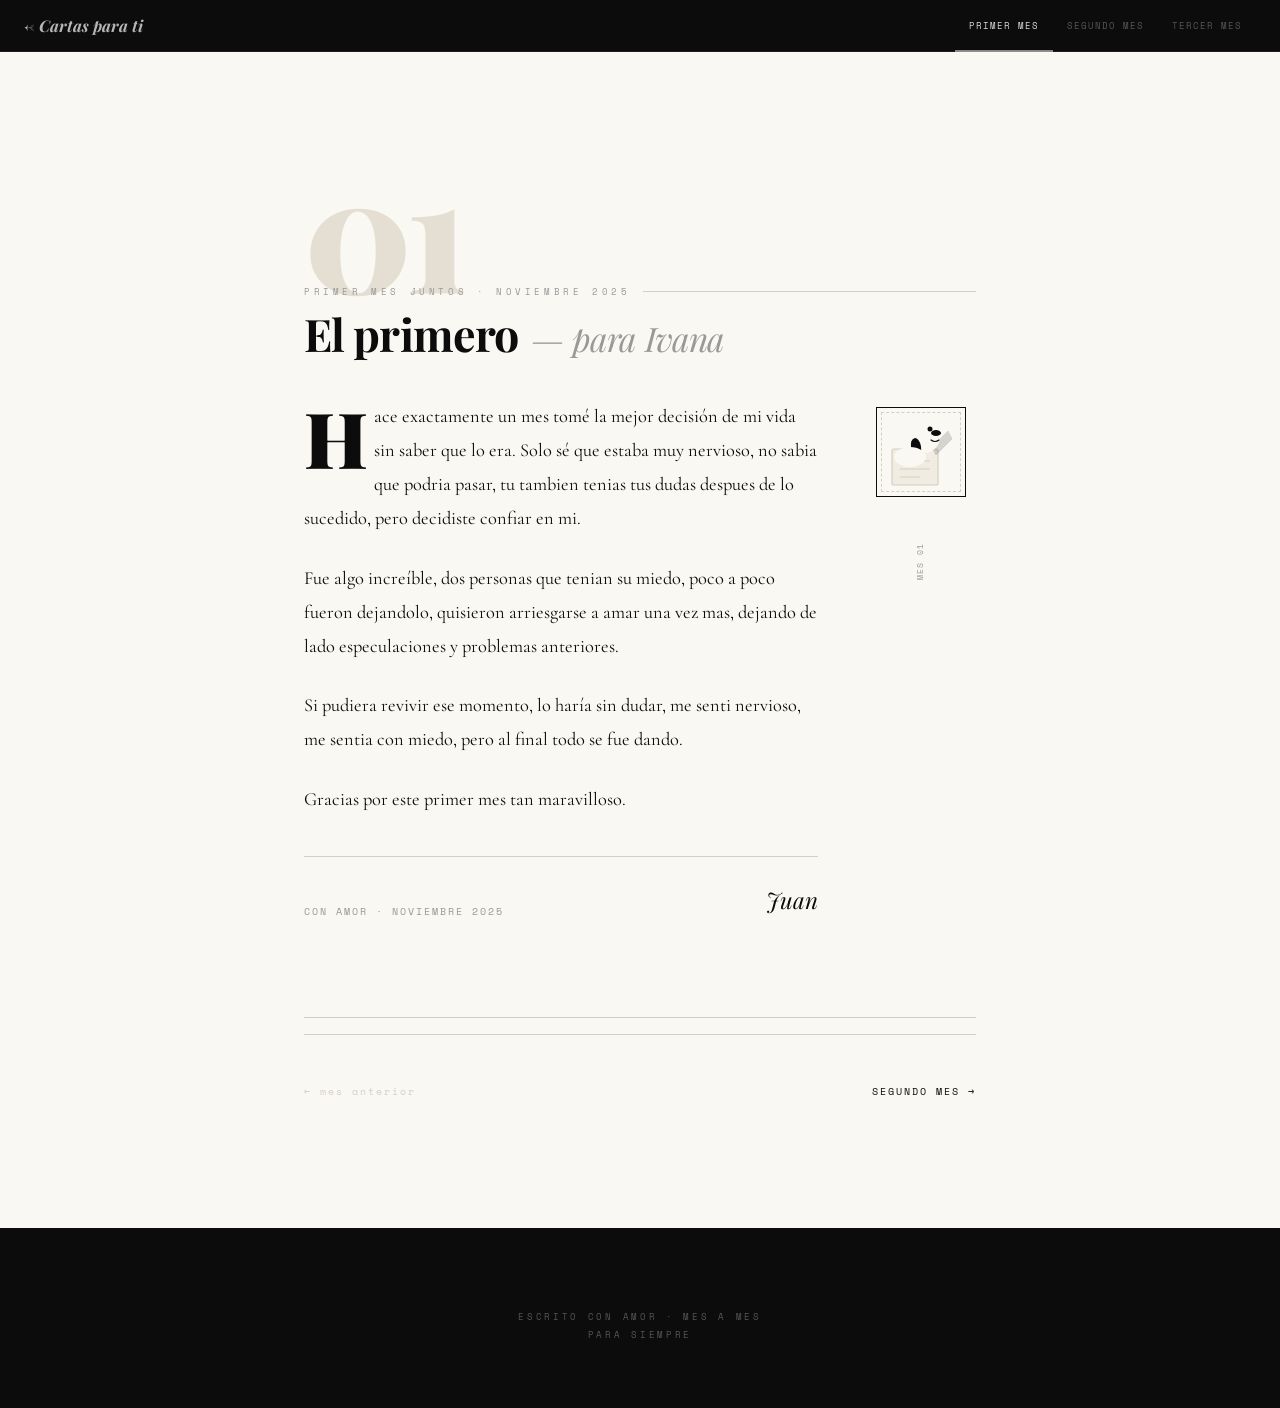
<file: component/Meses/mes-01.html>
<!DOCTYPE html>
<html lang="es">
<head>
  <meta charset="UTF-8"/>
  <meta name="viewport" content="width=device-width, initial-scale=1.0"/>
  <title>Mes 01 · Cartas para ti</title>
  <link rel="preconnect" href="https://fonts.googleapis.com"/>
  <link href="https://fonts.googleapis.com/css2?family=Playfair+Display:ital,wght@0,400;0,700;0,900;1,400;1,700&family=Cormorant+Garamond:ital,wght@0,300;0,400;0,600;1,300;1,400;1,600&family=Space+Mono:ital,wght@0,400;0,700;1,400&display=swap" rel="stylesheet"/>

  <!-- SCSS compilado por Live Sass Compiler -->
  <link rel="stylesheet" href="../global/global.css"/>
  <link rel="stylesheet" href="../global/carta.css"/>
</head>
<body>

<!-- ═══ NAV ═══ -->
<nav>
  <a href="../inicio/index.html" class="nav-brand">← Cartas para ti</a>
  <ul class="nav-months">
    <li><a href="mes-01.html" class="active">Primer mes</a></li>
    <li><a href="mes-02.html">Segundo mes</a></li>
    <li><a href="mes-03.html">Tercer mes</a></li>
    <!-- Agrega aquí los meses nuevos -->
  </ul>
</nav>

<!-- ═══ CARTA ═══ -->
<main>
  <article class="carta visible" id="mes-1">

    <p class="mes-numero">01</p>
    <p class="mes-label">Primer mes juntos · Noviembre 2025</p>
    <h2 class="mes-titulo" >El primero <em>— para Ivana</em></h2>


    <div class="carta-inner">
      <div>
        <div class="carta-texto">

          <!-- ✏️ ESCRIBE TU CARTA AQUÍ -->
          <p>Hace exactamente un mes tomé la mejor decisión de mi vida sin saber que lo era. Solo sé que estaba muy nervioso, no sabia que podria pasar, tu tambien tenias tus dudas despues de lo sucedido, pero decidiste confiar en mi.</p>

          <p>Fue algo increíble, dos personas que tenian su miedo, poco a poco fueron dejandolo, quisieron arriesgarse a amar una vez mas, dejando de lado especulaciones y problemas anteriores.</p>

          <p>Si pudiera revivir ese momento, lo haría sin dudar, me senti nervioso, me sentia con miedo, pero al final todo se fue dando.</p>

          <p>Gracias por este primer mes tan maravilloso.</p>

        </div>

        <div class="firma">
          <span class="firma-fecha">Con amor · Noviembre 2025</span>
          <span class="firma-nombre" id="firma-nombre"></span>
        </div>
      </div>

      <!-- Snoopy lateral — el JS inyecta el correcto -->
      <div class="snoopy-col">
        <div class="snoopy-stamp" id="snoopy-stamp"></div>
        <span class="snoopy-note">mes 01</span>
      </div>
    </div>

  </article>

  <!-- Navegación entre cartas -->
  <div style="display:flex;justify-content:space-between;padding:3rem 0;border-top:1px solid var(--light);margin-top:1rem;">
    <span style="color:var(--light);font-family:'Space Mono',monospace;font-size:10px;letter-spacing:0.2em;">← mes anterior</span>
    <a href="mes-02.html" style="font-family:'Space Mono',monospace;font-size:10px;letter-spacing:0.2em;text-transform:uppercase;color:var(--ink);text-decoration:none;">Segundo mes →</a>
  </div>
</main>

<!-- ═══ FOOTER ═══ -->
<footer>
  <p>escrito con amor · mes a mes<br/>para siempre</p>
</footer>

<button id="btn-top" onclick="window.scrollTo({top:0,behavior:'smooth'})">↑</button>

<script src="../global/snopyy.js"></script>
<script>
  // Inyecta el Snoopy del mes 1 (índice 0)
  document.getElementById('snoopy-stamp').innerHTML = window.SNOOPYS[0];

  window.addEventListener('scroll', () => {
    document.getElementById('btn-top').classList.toggle('show', window.scrollY > 300);
  });
</script>

<script src="../js/global.js"></script>
<script>
  document.getElementById("firma-nombre").textContent = FIRMA;
</script>
<script>
  document.getElementById("nombre").textContent = NOMBRE;
</script>

</body>
</html>
</file>
<file: component/global/global.css>
:root {
  --ink: #0c0c0c;
  --paper: #faf8f3;
  --paper2: #f0ece1;
  --paper3: #e4dfd2;
  --gray: #999;
  --light: #d5cfc3;
}

*, *::before, *::after {
  box-sizing: border-box;
  margin: 0;
  padding: 0;
}

html {
  scroll-behavior: smooth;
}

body {
  background: var(--paper);
  color: var(--ink);
  font-family: "Cormorant Garamond", Georgia, serif;
  font-size: 20px;
  line-height: 1.75;
  min-height: 100vh;
}

nav {
  position: sticky;
  top: 0;
  z-index: 50;
  background: var(--ink);
  height: 52px;
  display: flex;
  align-items: center;
  justify-content: space-between;
  padding: 0 1.5rem;
  border-bottom: 1px solid rgba(255, 255, 255, 0.08);
}
nav .nav-brand {
  font-family: "Playfair Display", serif;
  font-weight: 700;
  font-style: italic;
  font-size: 1rem;
  color: rgba(255, 255, 255, 0.7);
  text-decoration: none;
  flex-shrink: 0;
}
nav .nav-months {
  display: flex;
  list-style: none;
  overflow-x: auto;
  max-width: 75%;
  scrollbar-width: none;
}
nav .nav-months::-webkit-scrollbar {
  display: none;
}
nav .nav-months a {
  display: block;
  padding: 0 0.85rem;
  height: 52px;
  line-height: 52px;
  font-family: "Space Mono", monospace;
  font-size: 9px;
  letter-spacing: 0.12em;
  text-transform: uppercase;
  color: rgba(255, 255, 255, 0.3);
  text-decoration: none;
  white-space: nowrap;
  transition: color 0.2s;
  border-bottom: 2px solid transparent;
}
nav .nav-months a:hover {
  color: rgba(255, 255, 255, 0.7);
}
nav .nav-months a.active {
  color: rgba(255, 255, 255, 0.85);
  border-bottom-color: rgba(255, 255, 255, 0.5);
}

footer {
  text-align: center;
  padding: 5rem 2rem 4rem;
  background: var(--ink);
  color: rgba(255, 255, 255, 0.3);
  margin-top: 5rem;
}
footer svg {
  margin-bottom: 1.5rem;
  opacity: 0.7;
}
footer p {
  font-family: "Space Mono", monospace;
  font-size: 9px;
  letter-spacing: 0.3em;
  text-transform: uppercase;
  line-height: 2;
}

#btn-top {
  position: fixed;
  bottom: 1.5rem;
  right: 1.5rem;
  width: 40px;
  height: 40px;
  background: var(--ink);
  color: var(--paper);
  border: none;
  font-size: 1rem;
  cursor: pointer;
  opacity: 0;
  pointer-events: none;
  transition: opacity 0.3s;
  z-index: 99;
  display: flex;
  align-items: center;
  justify-content: center;
}
#btn-top.show {
  opacity: 1;
  pointer-events: all;
}/*# sourceMappingURL=global.css.map */
</file>
<file: component/global/carta.css>
main {
  max-width: 720px;
  margin: 0 auto;
  padding: 0 1.5rem;
}

.carta {
  padding: 6rem 0;
  border-bottom: 1px solid var(--light);
  opacity: 0;
  transform: translateY(28px);
  transition: opacity 0.8s ease, transform 0.8s ease;
}
.carta.visible {
  opacity: 1;
  transform: translateY(0);
}

.mes-numero {
  font-family: "Playfair Display", serif;
  font-size: clamp(5rem, 18vw, 10rem);
  font-weight: 900;
  line-height: 1;
  letter-spacing: -0.04em;
  color: var(--paper3);
  margin-bottom: -1.5rem;
  -webkit-user-select: none;
     -moz-user-select: none;
          user-select: none;
}

.mes-label {
  font-family: "Space Mono", monospace;
  font-size: 9px;
  letter-spacing: 0.4em;
  text-transform: uppercase;
  color: var(--gray);
  margin-bottom: 0.6rem;
  display: flex;
  align-items: center;
  gap: 0.8rem;
}
.mes-label::after {
  content: "";
  flex: 1;
  height: 1px;
  background: var(--light);
}

.mes-titulo {
  font-family: "Playfair Display", serif;
  font-size: clamp(1.8rem, 5vw, 2.8rem);
  font-weight: 700;
  line-height: 1.1;
  letter-spacing: -0.02em;
  margin-bottom: 2.5rem;
  display: flex;
  align-items: baseline;
  gap: 0.8rem;
  flex-wrap: wrap;
}
.mes-titulo em {
  font-weight: 400;
  font-style: italic;
  color: var(--gray);
  font-size: 0.75em;
}

.carta-inner {
  display: grid;
  grid-template-columns: 1fr 110px;
  gap: 3rem;
  align-items: start;
}
@media (max-width: 560px) {
  .carta-inner {
    grid-template-columns: 1fr;
  }
  .carta-inner .snoopy-col {
    display: none;
  }
}

.carta-texto {
  font-family: "Cormorant Garamond", serif;
  font-size: 1.15rem;
  line-height: 1.85;
  color: var(--ink);
}
.carta-texto p + p {
  margin-top: 1.4em;
}
.carta-texto p:first-child::first-letter {
  font-family: "Playfair Display", serif;
  font-size: 4.2em;
  font-weight: 900;
  float: left;
  line-height: 0.78;
  padding: 0.06em 0.08em 0 0;
  margin-top: 0.05em;
  color: var(--ink);
}

.firma {
  margin-top: 2.5rem;
  padding-top: 1.5rem;
  border-top: 1px solid var(--light);
  display: flex;
  justify-content: space-between;
  align-items: flex-end;
  flex-wrap: wrap;
  gap: 1rem;
}
.firma-fecha {
  font-family: "Space Mono", monospace;
  font-size: 10px;
  letter-spacing: 0.2em;
  color: var(--gray);
  text-transform: uppercase;
}
.firma-nombre {
  font-family: "Playfair Display", serif;
  font-style: italic;
  font-size: 1.4rem;
  font-weight: 400;
}

.snoopy-col {
  display: flex;
  flex-direction: column;
  align-items: center;
  gap: 1.5rem;
  padding-top: 0.5rem;
}

.snoopy-stamp {
  width: 90px;
  height: 90px;
  border: 1.5px solid var(--ink);
  display: flex;
  align-items: center;
  justify-content: center;
  position: relative;
}
.snoopy-stamp::before {
  content: "";
  position: absolute;
  inset: 4px;
  border: 1px dashed var(--light);
}

.snoopy-note {
  font-family: "Space Mono", monospace;
  font-size: 8px;
  letter-spacing: 0.15em;
  text-transform: uppercase;
  color: var(--gray);
  text-align: center;
  writing-mode: vertical-rl;
  text-orientation: mixed;
  transform: rotate(180deg);
  height: 80px;
  line-height: 1.4;
}/*# sourceMappingURL=carta.css.map */
</file>
